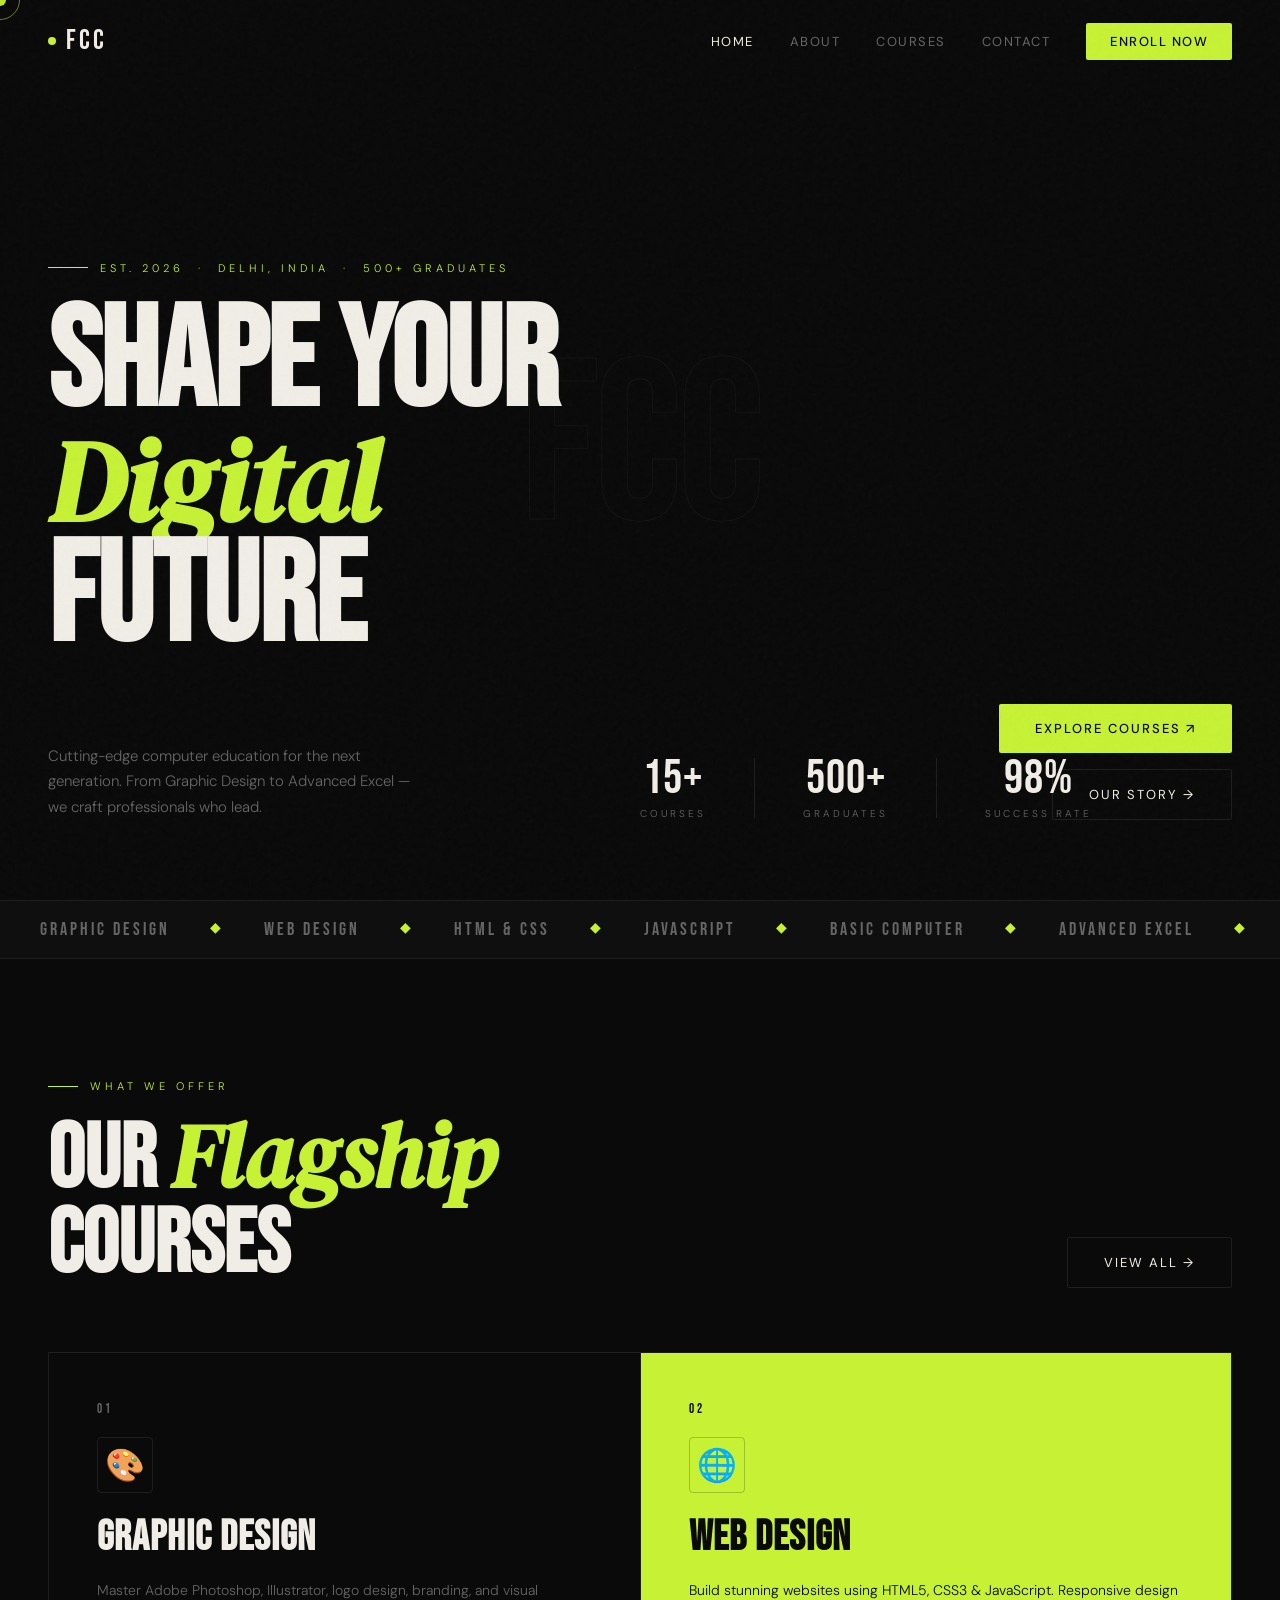
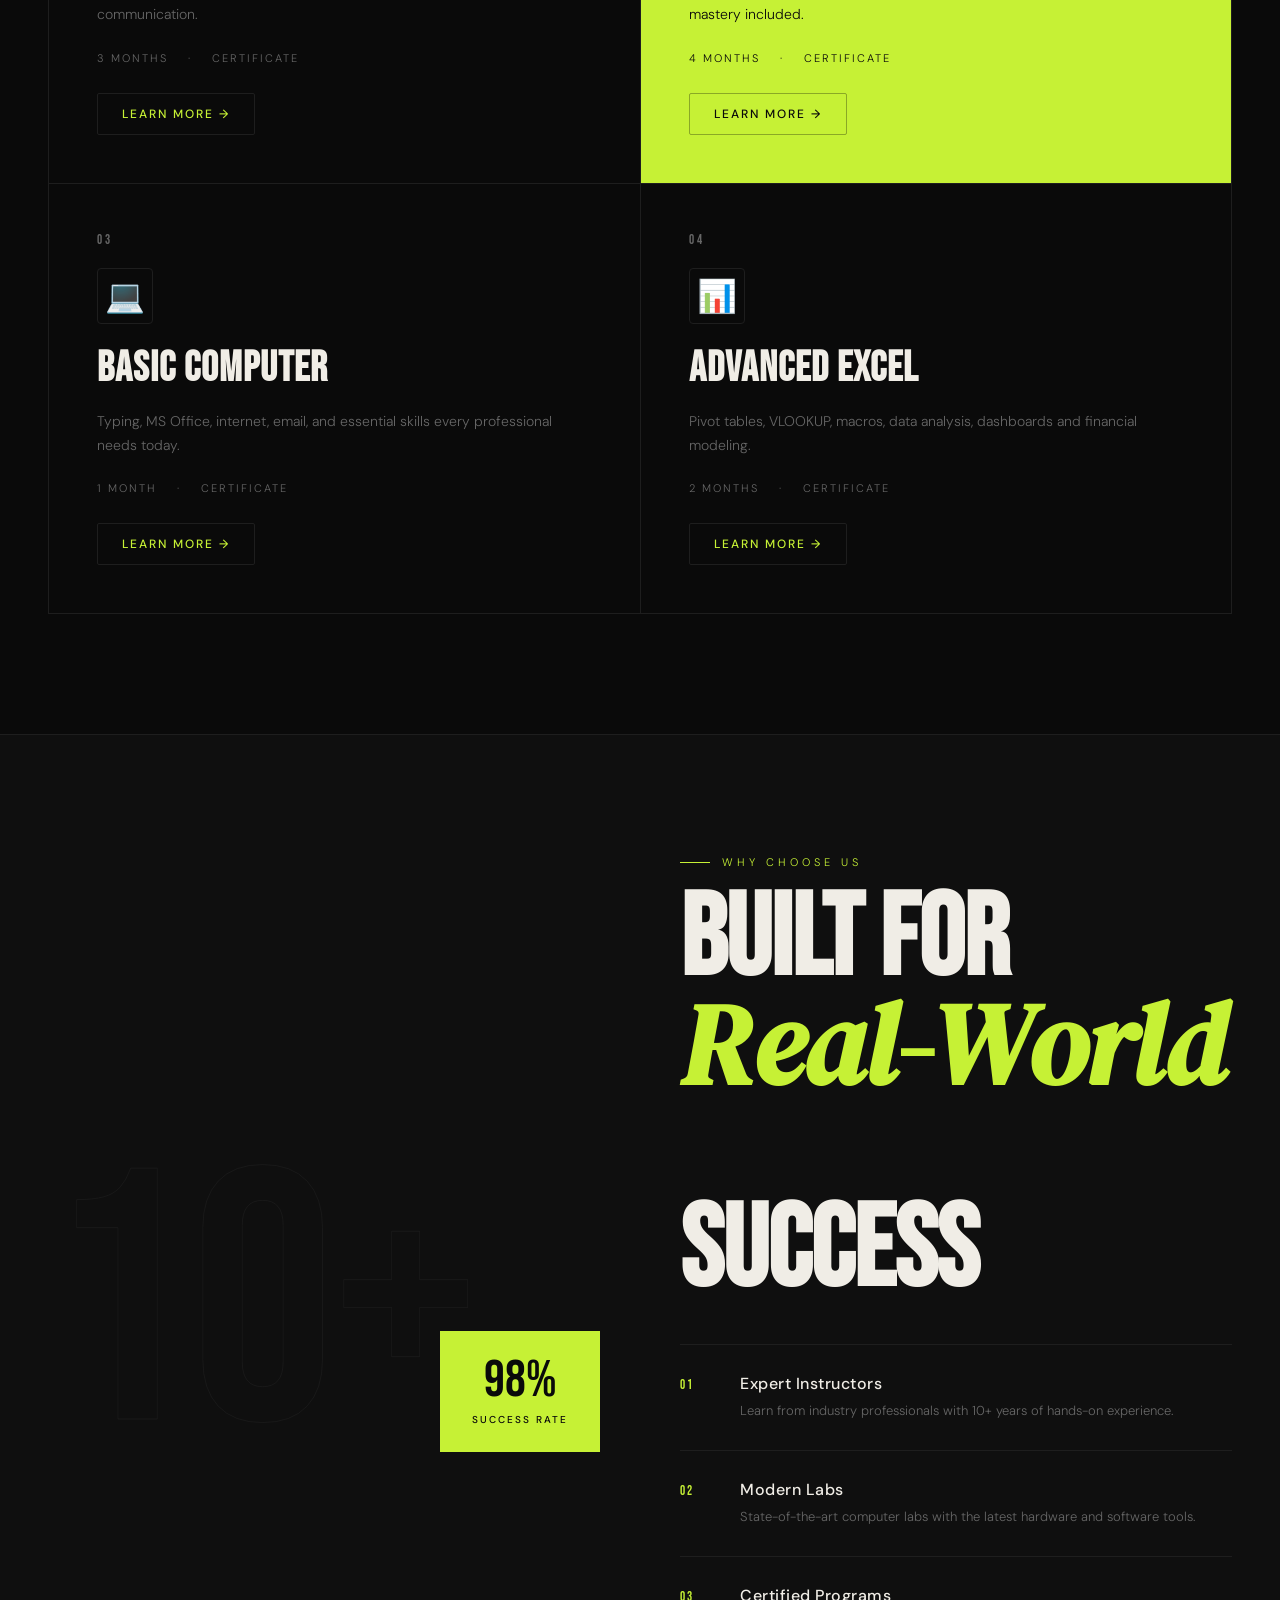
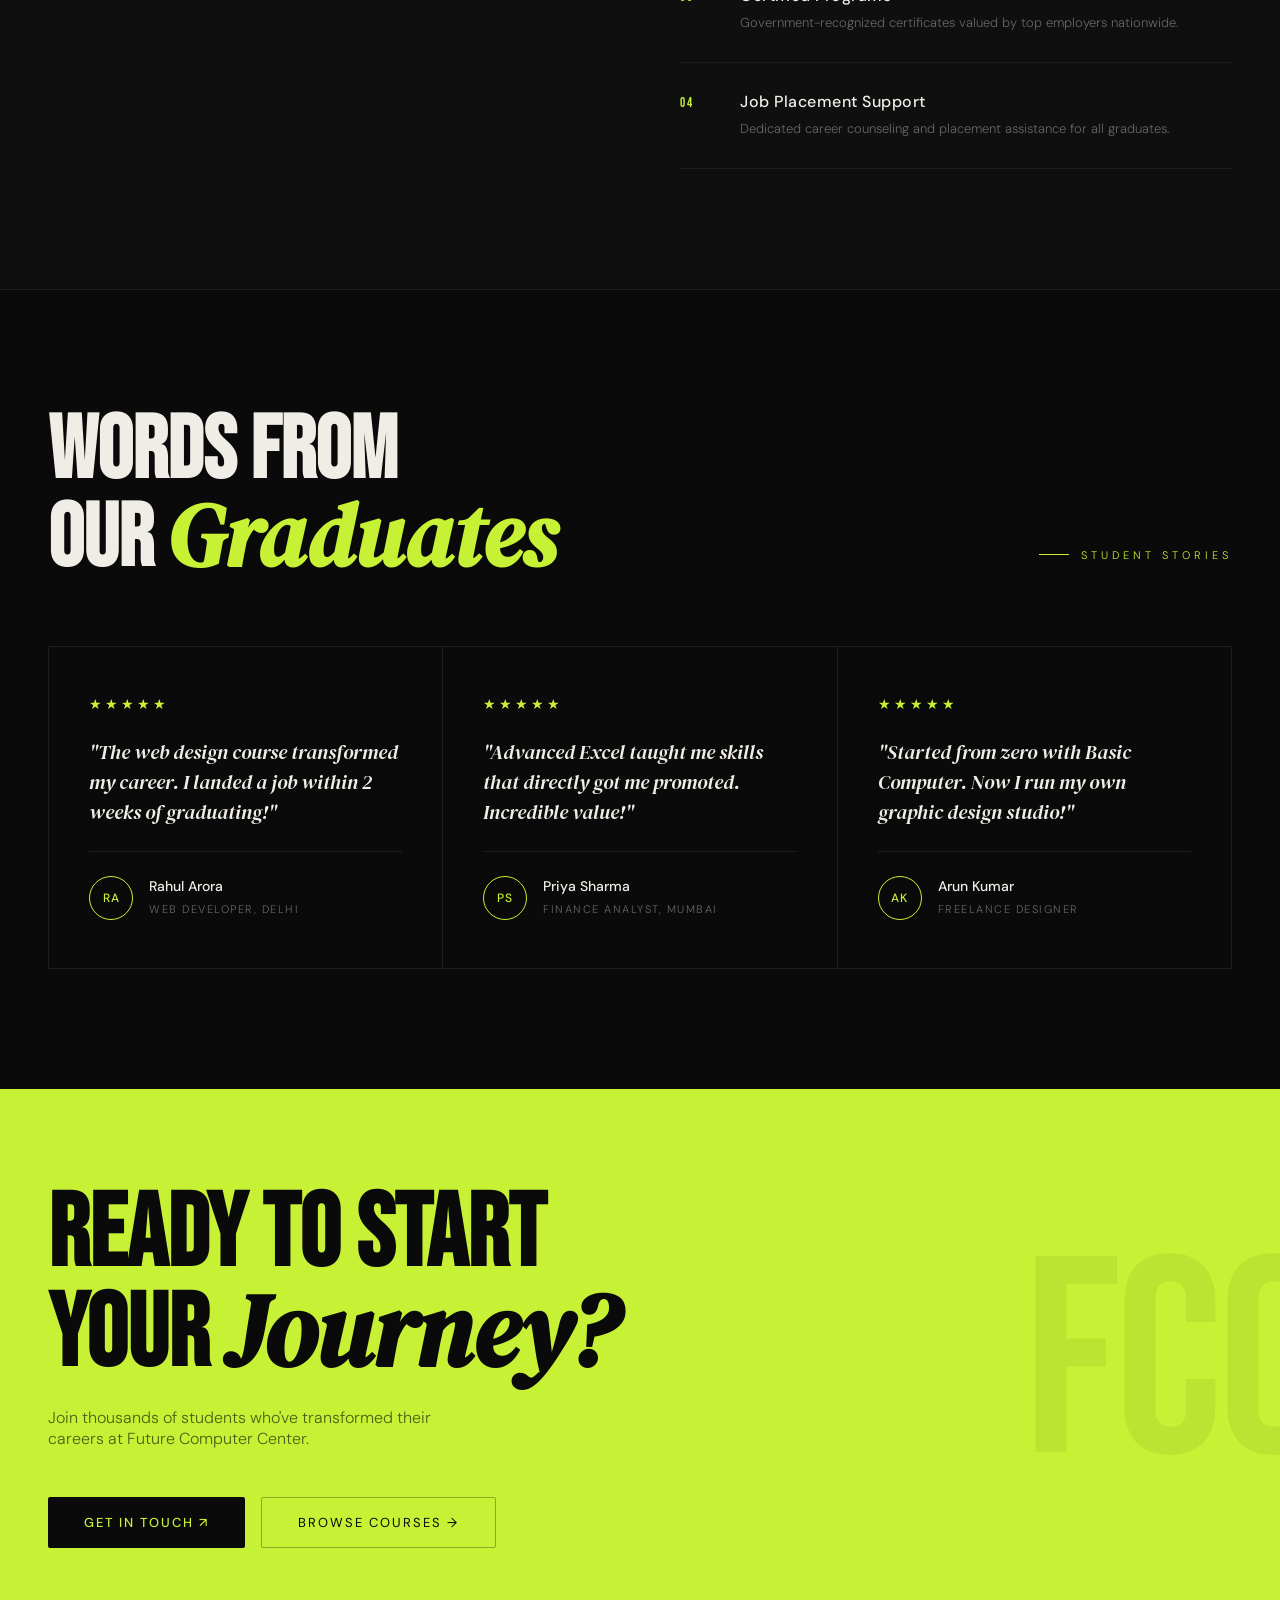
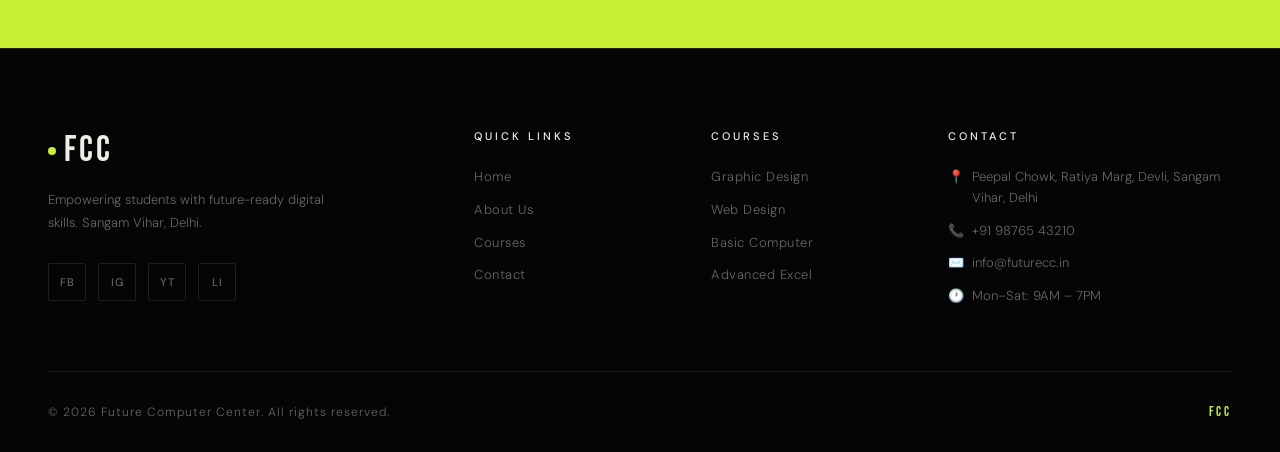
<file: index.html>
<!DOCTYPE html>
<html lang="en">
<head>
<meta charset="UTF-8">
<meta name="viewport" content="width=device-width, initial-scale=1.0">
<title>Future Computer Center</title>
<link rel="preconnect" href="https://fonts.googleapis.com">
<link href="https://fonts.googleapis.com/css2?family=Bebas+Neue&family=DM+Sans:ital,wght@0,300;0,400;0,500;1,300&family=DM+Serif+Display:ital@0;1&display=swap" rel="stylesheet">
<style>
  *, *::before, *::after { margin: 0; padding: 0; box-sizing: border-box; }

  :root {
    --bg: #0a0a0a;
    --bg2: #0f0f0f;
    --accent: #c6f135;
    --accent2: #a8e020;
    --white: #f0ede6;
    --muted: #666;
    --border: #1e1e1e;
    --font-display: 'Bebas Neue', sans-serif;
    --font-serif: 'DM Serif Display', serif;
    --font-body: 'DM Sans', sans-serif;
  }

  html { scroll-behavior: smooth; }

  body {
    background: var(--bg);
    color: var(--white);
    font-family: var(--font-body);
    font-weight: 300;
    cursor: none;
    overflow-x: hidden;
  }

  /* CUSTOM CURSOR */
  .cursor {
    position: fixed;
    width: 12px; height: 12px;
    background: var(--accent);
    border-radius: 50%;
    pointer-events: none;
    z-index: 9999;
    transform: translate(-50%, -50%);
    transition: transform 0.1s, width 0.3s, height 0.3s, background 0.3s;
    mix-blend-mode: difference;
  }
  .cursor-follower {
    position: fixed;
    width: 40px; height: 40px;
    border: 1px solid var(--accent);
    border-radius: 50%;
    pointer-events: none;
    z-index: 9998;
    transform: translate(-50%, -50%);
    transition: left 0.12s ease, top 0.12s ease, width 0.3s, height 0.3s;
    opacity: 0.5;
  }
  body:hover .cursor { opacity: 1; }

  /* GRAIN OVERLAY */
  body::after {
    content: '';
    position: fixed;
    inset: 0;
    background-image: url("data:image/svg+xml,%3Csvg viewBox='0 0 200 200' xmlns='http://www.w3.org/2000/svg'%3E%3Cfilter id='noise'%3E%3CfeTurbulence type='fractalNoise' baseFrequency='0.9' numOctaves='4' stitchTiles='stitch'/%3E%3C/filter%3E%3Crect width='100%25' height='100%25' filter='url(%23noise)' opacity='0.05'/%3E%3C/svg%3E");
    pointer-events: none;
    z-index: 9000;
    opacity: 0.35;
  }

  /* NAV */
  nav {
    position: fixed;
    top: 0; left: 0; right: 0;
    z-index: 1000;
    padding: 24px 48px;
    display: flex;
    align-items: center;
    justify-content: space-between;
    mix-blend-mode: normal;
    border-bottom: 1px solid transparent;
    transition: border-color 0.3s, background 0.3s;
  }
  nav.scrolled {
    background: rgba(10,10,10,0.92);
    backdrop-filter: blur(12px);
    border-color: var(--border);
  }
  .nav-logo {
    font-family: var(--font-display);
    font-size: 28px;
    letter-spacing: 3px;
    color: var(--white);
    text-decoration: none;
    display: flex;
    align-items: center;
    gap: 10px;
  }
  .nav-logo .dot { 
    width: 8px; height: 8px;
    background: var(--accent);
    border-radius: 50%;
    display: inline-block;
  }
  .nav-links {
    display: flex;
    gap: 36px;
    list-style: none;
    align-items: center;
  }
  .nav-links a {
    color: var(--muted);
    text-decoration: none;
    font-size: 13px;
    font-weight: 400;
    letter-spacing: 1.5px;
    text-transform: uppercase;
    transition: color 0.2s;
  }
  .nav-links a:hover, .nav-links a.active { color: var(--white); }
  .nav-enroll {
    background: var(--accent) !important;
    color: #0a0a0a !important;
    padding: 10px 24px;
    border-radius: 2px;
    font-weight: 500 !important;
    letter-spacing: 1px;
    transition: background 0.2s, transform 0.2s !important;
  }
  .nav-enroll:hover { background: var(--accent2) !important; transform: translateY(-1px); }
  .hamburger { display: none; flex-direction: column; gap: 5px; cursor: pointer; }
  .hamburger span { display: block; width: 24px; height: 1px; background: var(--white); }

  /* HERO */
  .hero {
    min-height: 100vh;
    display: flex;
    flex-direction: column;
    justify-content: flex-end;
    padding: 0 48px 80px;
    position: relative;
    overflow: hidden;
  }
  .hero-bg-text {
    position: absolute;
    top: 50%;
    left: 50%;
    transform: translate(-50%, -50%);
    font-family: var(--font-display);
    font-size: clamp(120px, 18vw, 280px);
    letter-spacing: -5px;
    color: transparent;
    -webkit-text-stroke: 1px rgba(255,255,255,0.04);
    white-space: nowrap;
    pointer-events: none;
    user-select: none;
    z-index: 0;
    line-height: 1;
  }
  .hero-eyebrow {
    font-size: 11px;
    letter-spacing: 4px;
    text-transform: uppercase;
    color: var(--accent);
    margin-bottom: 24px;
    display: flex;
    align-items: center;
    gap: 12px;
    position: relative;
    z-index: 1;
  }
  .hero-eyebrow::before {
    content: '';
    display: block;
    width: 40px;
    height: 1px;
    background: var(--accent);
  }
  .hero-title {
    font-family: var(--font-display);
    font-size: clamp(72px, 11vw, 160px);
    line-height: 0.92;
    letter-spacing: -1px;
    text-transform: uppercase;
    position: relative;
    z-index: 1;
    margin-bottom: 40px;
  }
  .hero-title .italic {
    font-family: var(--font-serif);
    font-style: italic;
    font-size: clamp(60px, 9vw, 130px);
    text-transform: none;
    color: var(--accent);
    display: block;
  }
  .hero-bottom {
    display: flex;
    align-items: flex-end;
    justify-content: space-between;
    position: relative;
    z-index: 1;
  }
  .hero-desc {
    max-width: 380px;
    font-size: 15px;
    line-height: 1.7;
    color: var(--muted);
  }
  .hero-actions {
    display: flex;
    flex-direction: column;
    align-items: flex-end;
    gap: 16px;
  }
  .hero-stats {
    display: flex;
    gap: 48px;
    position: absolute;
    bottom: 80px;
    left: 50%;
    transform: translateX(-50%);
    z-index: 1;
  }
  .stat-item { text-align: center; }
  .stat-num {
    font-family: var(--font-display);
    font-size: 48px;
    letter-spacing: 1px;
    color: var(--white);
    display: block;
    line-height: 1;
  }
  .stat-label {
    font-size: 10px;
    letter-spacing: 3px;
    text-transform: uppercase;
    color: var(--muted);
    margin-top: 4px;
    display: block;
  }
  .stat-divider {
    width: 1px;
    height: 60px;
    background: var(--border);
    align-self: center;
  }

  /* BUTTONS */
  .btn-primary {
    display: inline-flex;
    align-items: center;
    gap: 10px;
    background: var(--accent);
    color: #0a0a0a;
    font-family: var(--font-body);
    font-size: 13px;
    font-weight: 500;
    letter-spacing: 2px;
    text-transform: uppercase;
    text-decoration: none;
    padding: 16px 36px;
    border-radius: 2px;
    transition: background 0.2s, transform 0.2s;
    position: relative;
    overflow: hidden;
  }
  .btn-primary:hover { background: var(--accent2); transform: translateY(-2px); }
  .btn-ghost {
    display: inline-flex;
    align-items: center;
    gap: 10px;
    background: transparent;
    color: var(--white);
    font-family: var(--font-body);
    font-size: 13px;
    font-weight: 400;
    letter-spacing: 2px;
    text-transform: uppercase;
    text-decoration: none;
    padding: 16px 36px;
    border: 1px solid var(--border);
    border-radius: 2px;
    transition: border-color 0.2s, transform 0.2s;
  }
  .btn-ghost:hover { border-color: var(--accent); transform: translateY(-2px); }

  /* MARQUEE */
  .marquee-section {
    border-top: 1px solid var(--border);
    border-bottom: 1px solid var(--border);
    padding: 18px 0;
    overflow: hidden;
    background: var(--bg2);
  }
  .marquee-track {
    display: flex;
    gap: 0;
    animation: marquee 22s linear infinite;
    width: max-content;
  }
  .marquee-track span {
    font-family: var(--font-display);
    font-size: 18px;
    letter-spacing: 3px;
    color: var(--muted);
    padding: 0 40px;
    white-space: nowrap;
    transition: color 0.2s;
  }
  .marquee-track span:hover { color: var(--accent); }
  .marquee-track .sep {
    color: var(--accent) !important;
    padding: 0;
    font-size: 14px;
  }
  @keyframes marquee { from { transform: translateX(0); } to { transform: translateX(-50%); } }

  /* SECTION SHARED */
  .section { padding: 120px 48px; }
  .section-tag {
    font-size: 11px;
    letter-spacing: 4px;
    text-transform: uppercase;
    color: var(--accent);
    display: flex;
    align-items: center;
    gap: 12px;
    margin-bottom: 20px;
  }
  .section-tag::before { content: ''; display: block; width: 30px; height: 1px; background: var(--accent); }
  .section-num {
    font-family: var(--font-display);
    font-size: 180px;
    color: transparent;
    -webkit-text-stroke: 1px rgba(255,255,255,0.05);
    line-height: 1;
    position: absolute;
    top: -40px;
    right: 0;
    pointer-events: none;
    user-select: none;
  }

  /* COURSES */
  .courses-section { background: var(--bg); }
  .courses-header {
    display: flex;
    justify-content: space-between;
    align-items: flex-end;
    margin-bottom: 64px;
  }
  .courses-title {
    font-family: var(--font-display);
    font-size: clamp(48px, 7vw, 96px);
    line-height: 0.95;
    text-transform: uppercase;
  }
  .courses-title em {
    font-family: var(--font-serif);
    font-style: italic;
    text-transform: none;
    color: var(--accent);
  }
  .courses-grid {
    display: grid;
    grid-template-columns: repeat(2, 1fr);
    gap: 1px;
    background: var(--border);
    border: 1px solid var(--border);
  }
  .course-card {
    background: var(--bg);
    padding: 48px;
    position: relative;
    overflow: hidden;
    transition: background 0.3s;
    display: flex;
    flex-direction: column;
    gap: 20px;
  }
  .course-card::before {
    content: '';
    position: absolute;
    top: 0; left: 0;
    width: 3px; height: 0;
    background: var(--accent);
    transition: height 0.4s ease;
  }
  .course-card:hover::before { height: 100%; }
  .course-card:hover { background: #111; }
  .course-card.featured { background: var(--accent); }
  .course-card.featured .course-num,
  .course-card.featured h3,
  .course-card.featured p,
  .course-card.featured .course-meta span,
  .course-card.featured .card-link { color: #0a0a0a; }
  .course-card.featured .card-link { border-color: rgba(0,0,0,0.3); }
  .course-card.featured .card-link:hover { background: #0a0a0a; color: var(--accent); border-color: #0a0a0a; }
  .course-card.featured::before { background: #0a0a0a; }
  .course-num {
    font-family: var(--font-display);
    font-size: 13px;
    letter-spacing: 3px;
    color: var(--muted);
  }
  .course-card h3 {
    font-family: var(--font-display);
    font-size: 42px;
    letter-spacing: 1px;
    text-transform: uppercase;
    line-height: 1;
    color: var(--white);
  }
  .course-card p {
    font-size: 14px;
    line-height: 1.7;
    color: var(--muted);
    flex: 1;
  }
  .course-meta {
    display: flex;
    gap: 20px;
    margin-top: 4px;
  }
  .course-meta span {
    font-size: 11px;
    letter-spacing: 2px;
    text-transform: uppercase;
    color: var(--muted);
  }
  .card-link {
    display: inline-flex;
    align-items: center;
    gap: 8px;
    color: var(--accent);
    text-decoration: none;
    font-size: 12px;
    font-weight: 500;
    letter-spacing: 2px;
    text-transform: uppercase;
    border: 1px solid var(--border);
    padding: 12px 24px;
    border-radius: 2px;
    width: fit-content;
    margin-top: 8px;
    transition: background 0.2s, color 0.2s, border-color 0.2s;
  }
  .card-link:hover { background: var(--accent); color: #0a0a0a; border-color: var(--accent); }
  .course-icon {
    font-size: 32px;
    width: 56px; height: 56px;
    border: 1px solid var(--border);
    display: flex;
    align-items: center;
    justify-content: center;
    border-radius: 4px;
    margin-bottom: 4px;
  }
  .course-card.featured .course-icon { border-color: rgba(0,0,0,0.2); }

  /* WHY US */
  .why-section {
    background: var(--bg2);
    border-top: 1px solid var(--border);
  }
  .why-grid {
    display: grid;
    grid-template-columns: 1fr 1fr;
    gap: 80px;
    align-items: center;
  }
  .why-big-text {
    font-family: var(--font-display);
    font-size: clamp(60px, 9vw, 120px);
    text-transform: uppercase;
    line-height: 0.9;
    letter-spacing: -1px;
  }
  .why-big-text em {
    font-family: var(--font-serif);
    font-style: italic;
    text-transform: none;
    color: var(--accent);
    display: block;
  }
  .features-list {
    display: flex;
    flex-direction: column;
    gap: 0;
    margin-top: 40px;
    border-top: 1px solid var(--border);
  }
  .feature-item {
    display: flex;
    gap: 24px;
    padding: 28px 0;
    border-bottom: 1px solid var(--border);
    transition: padding-left 0.3s;
  }
  .feature-item:hover { padding-left: 12px; }
  .feat-num {
    font-family: var(--font-display);
    font-size: 13px;
    color: var(--accent);
    letter-spacing: 2px;
    min-width: 36px;
    padding-top: 4px;
  }
  .feat-content h4 {
    font-family: var(--font-body);
    font-size: 16px;
    font-weight: 500;
    color: var(--white);
    margin-bottom: 6px;
    letter-spacing: 0.5px;
  }
  .feat-content p {
    font-size: 13px;
    line-height: 1.7;
    color: var(--muted);
  }
  .why-visual-side {
    position: relative;
  }
  .why-big-num {
    font-family: var(--font-display);
    font-size: clamp(180px, 28vw, 360px);
    color: transparent;
    -webkit-text-stroke: 1px rgba(255,255,255,0.04);
    line-height: 1;
    display: block;
    pointer-events: none;
  }
  .why-badge {
    position: absolute;
    bottom: 40px;
    right: 0;
    background: var(--accent);
    color: #0a0a0a;
    padding: 24px 32px;
    text-align: center;
  }
  .why-badge .badge-num {
    font-family: var(--font-display);
    font-size: 52px;
    display: block;
    line-height: 1;
  }
  .why-badge .badge-text {
    font-size: 10px;
    letter-spacing: 2px;
    text-transform: uppercase;
    font-weight: 500;
  }

  /* TESTIMONIALS */
  .testi-section {
    background: var(--bg);
    border-top: 1px solid var(--border);
  }
  .testi-header {
    display: flex;
    justify-content: space-between;
    align-items: flex-end;
    margin-bottom: 64px;
  }
  .testi-title {
    font-family: var(--font-display);
    font-size: clamp(48px, 7vw, 88px);
    text-transform: uppercase;
    line-height: 0.95;
  }
  .testi-title em {
    font-family: var(--font-serif);
    font-style: italic;
    text-transform: none;
    color: var(--accent);
  }
  .testi-grid {
    display: grid;
    grid-template-columns: repeat(3, 1fr);
    gap: 1px;
    background: var(--border);
    border: 1px solid var(--border);
  }
  .testi-card {
    background: var(--bg);
    padding: 48px 40px;
    display: flex;
    flex-direction: column;
    gap: 24px;
    transition: background 0.3s;
  }
  .testi-card:hover { background: #111; }
  .testi-stars {
    font-size: 14px;
    color: var(--accent);
    letter-spacing: 3px;
  }
  .testi-quote {
    font-family: var(--font-serif);
    font-style: italic;
    font-size: 20px;
    line-height: 1.5;
    color: var(--white);
    flex: 1;
  }
  .testi-author {
    display: flex;
    align-items: center;
    gap: 16px;
    padding-top: 24px;
    border-top: 1px solid var(--border);
  }
  .avatar {
    width: 44px; height: 44px;
    border: 1px solid var(--accent);
    border-radius: 50%;
    display: flex;
    align-items: center;
    justify-content: center;
    font-size: 12px;
    font-weight: 500;
    color: var(--accent);
    letter-spacing: 1px;
    flex-shrink: 0;
  }
  .author-info strong {
    display: block;
    font-size: 14px;
    font-weight: 500;
    color: var(--white);
    margin-bottom: 2px;
  }
  .author-info span {
    font-size: 11px;
    letter-spacing: 1.5px;
    text-transform: uppercase;
    color: var(--muted);
  }

  /* CTA */
  .cta-section {
    background: var(--accent);
    padding: 100px 48px;
    position: relative;
    overflow: hidden;
  }
  .cta-section::before {
    content: 'FCC';
    position: absolute;
    right: -40px;
    top: 50%;
    transform: translateY(-50%);
    font-family: var(--font-display);
    font-size: 280px;
    color: rgba(0,0,0,0.06);
    letter-spacing: -5px;
    line-height: 1;
    pointer-events: none;
  }
  .cta-inner { position: relative; z-index: 1; }
  .cta-section h2 {
    font-family: var(--font-display);
    font-size: clamp(52px, 8vw, 110px);
    text-transform: uppercase;
    color: #0a0a0a;
    line-height: 0.92;
    margin-bottom: 24px;
  }
  .cta-section h2 em {
    font-family: var(--font-serif);
    font-style: italic;
    text-transform: none;
  }
  .cta-section p {
    font-size: 16px;
    color: rgba(0,0,0,0.6);
    margin-bottom: 48px;
    max-width: 420px;
  }
  .cta-actions { display: flex; gap: 16px; flex-wrap: wrap; }
  .btn-dark {
    display: inline-flex;
    align-items: center;
    gap: 10px;
    background: #0a0a0a;
    color: var(--accent);
    font-family: var(--font-body);
    font-size: 13px;
    font-weight: 500;
    letter-spacing: 2px;
    text-transform: uppercase;
    text-decoration: none;
    padding: 16px 36px;
    border-radius: 2px;
    transition: background 0.2s, transform 0.2s;
  }
  .btn-dark:hover { background: #111; transform: translateY(-2px); }
  .btn-outline-dark {
    display: inline-flex;
    align-items: center;
    gap: 10px;
    background: transparent;
    color: #0a0a0a;
    font-family: var(--font-body);
    font-size: 13px;
    font-weight: 400;
    letter-spacing: 2px;
    text-transform: uppercase;
    text-decoration: none;
    padding: 16px 36px;
    border: 1px solid rgba(0,0,0,0.3);
    border-radius: 2px;
    transition: border-color 0.2s, transform 0.2s;
  }
  .btn-outline-dark:hover { border-color: #0a0a0a; transform: translateY(-2px); }

  /* FOOTER */
  footer {
    background: #050505;
    border-top: 1px solid var(--border);
    padding: 80px 48px 32px;
  }
  .footer-grid {
    display: grid;
    grid-template-columns: 2fr 1fr 1fr 1.5fr;
    gap: 48px;
    margin-bottom: 64px;
  }
  .footer-logo {
    font-family: var(--font-display);
    font-size: 36px;
    letter-spacing: 3px;
    color: var(--white);
    display: flex;
    align-items: center;
    gap: 8px;
    margin-bottom: 16px;
    text-decoration: none;
  }
  .footer-logo .dot { width: 8px; height: 8px; background: var(--accent); border-radius: 50%; }
  .footer-desc {
    font-size: 13px;
    line-height: 1.8;
    color: var(--muted);
    margin-bottom: 28px;
    max-width: 280px;
  }
  .social-links { display: flex; gap: 12px; }
  .social-links a {
    width: 38px; height: 38px;
    border: 1px solid var(--border);
    display: flex;
    align-items: center;
    justify-content: center;
    font-size: 11px;
    font-weight: 500;
    letter-spacing: 1px;
    color: var(--muted);
    text-decoration: none;
    border-radius: 2px;
    transition: border-color 0.2s, color 0.2s;
  }
  .social-links a:hover { border-color: var(--accent); color: var(--accent); }
  .footer-col h5 {
    font-size: 11px;
    letter-spacing: 3px;
    text-transform: uppercase;
    color: var(--white);
    margin-bottom: 24px;
    font-weight: 500;
  }
  .footer-col ul { list-style: none; display: flex; flex-direction: column; gap: 12px; }
  .footer-col ul li a {
    font-size: 13px;
    color: var(--muted);
    text-decoration: none;
    transition: color 0.2s;
    letter-spacing: 0.5px;
  }
  .footer-col ul li a:hover { color: var(--accent); }
  .footer-col ul li {
    font-size: 13px;
    color: var(--muted);
    line-height: 1.6;
    display: flex;
    gap: 8px;
  }
  .footer-bottom {
    border-top: 1px solid var(--border);
    padding-top: 32px;
    display: flex;
    justify-content: space-between;
    align-items: center;
  }
  .footer-bottom p {
    font-size: 12px;
    color: var(--muted);
    letter-spacing: 1px;
  }
  .footer-bottom span {
    font-family: var(--font-display);
    font-size: 13px;
    letter-spacing: 3px;
    color: var(--accent);
  }

  /* SCROLL REVEAL */
  .reveal {
    opacity: 0;
    transform: translateY(40px);
    transition: opacity 0.7s ease, transform 0.7s ease;
  }
  .reveal.visible { opacity: 1; transform: none; }
  .reveal-delay-1 { transition-delay: 0.1s; }
  .reveal-delay-2 { transition-delay: 0.2s; }
  .reveal-delay-3 { transition-delay: 0.3s; }

  /* RESPONSIVE */
  @media (max-width: 900px) {
    nav { padding: 20px 24px; }
    .nav-links { display: none; flex-direction: column; gap: 20px; position: fixed; inset: 0; background: #0a0a0a; justify-content: center; align-items: center; z-index: 999; }
    .nav-links.open { display: flex; }
    .hamburger { display: flex; z-index: 1001; }
    .hero { padding: 0 24px 60px; }
    .hero-title { font-size: clamp(52px, 12vw, 96px); }
    .hero-bottom { flex-direction: column; align-items: flex-start; gap: 32px; }
    .hero-actions { flex-direction: row; align-self: stretch; }
    .hero-stats { position: relative; bottom: auto; left: auto; transform: none; gap: 24px; margin-top: 48px; }
    .section { padding: 80px 24px; }
    .courses-header { flex-direction: column; align-items: flex-start; gap: 24px; }
    .courses-grid { grid-template-columns: 1fr; }
    .why-grid { grid-template-columns: 1fr; gap: 40px; }
    .why-big-num { font-size: clamp(120px, 40vw, 240px); }
    .testi-header { flex-direction: column; align-items: flex-start; gap: 24px; }
    .testi-grid { grid-template-columns: 1fr; }
    .footer-grid { grid-template-columns: 1fr 1fr; gap: 40px; }
    .cta-section { padding: 80px 24px; }
    footer { padding: 60px 24px 24px; }
  }
  @media (max-width: 560px) {
    .hero-stats { flex-wrap: wrap; }
    .footer-grid { grid-template-columns: 1fr; }
    .hero-actions { flex-direction: column; }
  }
</style>
</head>
<body>

<!-- CURSOR -->
<div class="cursor" id="cursor"></div>
<div class="cursor-follower" id="follower"></div>

<!-- NAV -->
<nav id="navbar">
  <a href="index.html" class="nav-logo">
    <span class="dot"></span>FCC
  </a>
  <div class="hamburger" id="hamburger">
    <span></span><span></span><span></span>
  </div>
  <ul class="nav-links" id="navLinks">
    <li><a href="index.html" class="active">Home</a></li>
    <li><a href="about.html">About</a></li>
    <li><a href="courses.html">Courses</a></li>
    <li><a href="contact.html">Contact</a></li>
    <li><a href="courses.html" class="nav-enroll">Enroll Now</a></li>
  </ul>
</nav>

<!-- HERO -->
<section class="hero">
  <div class="hero-bg-text">FCC</div>
  <div class="hero-eyebrow">Est. 2026 &nbsp;·&nbsp; Delhi, India &nbsp;·&nbsp; 500+ Graduates</div>
  <h1 class="hero-title reveal">
    Shape Your<br>
    <em class="italic">Digital</em>
    Future
  </h1>
  <div class="hero-bottom reveal reveal-delay-1">
    <p class="hero-desc">Cutting-edge computer education for the next generation. From Graphic Design to Advanced Excel — we craft professionals who lead.</p>
    <div class="hero-actions">
      <a href="courses.html" class="btn-primary">Explore Courses ↗</a>
      <a href="about.html" class="btn-ghost">Our Story →</a>
    </div>
  </div>
  <div class="hero-stats reveal reveal-delay-2">
    <div class="stat-item">
      <span class="stat-num">15+</span>
      <span class="stat-label">Courses</span>
    </div>
    <div class="stat-divider"></div>
    <div class="stat-item">
      <span class="stat-num">500+</span>
      <span class="stat-label">Graduates</span>
    </div>
    <div class="stat-divider"></div>
    <div class="stat-item">
      <span class="stat-num">98%</span>
      <span class="stat-label">Success Rate</span>
    </div>
  </div>
</section>

<!-- MARQUEE -->
<div class="marquee-section">
  <div class="marquee-track">
    <span>Graphic Design</span><span class="sep">◆</span>
    <span>Web Design</span><span class="sep">◆</span>
    <span>HTML & CSS</span><span class="sep">◆</span>
    <span>JavaScript</span><span class="sep">◆</span>
    <span>Basic Computer</span><span class="sep">◆</span>
    <span>Advanced Excel</span><span class="sep">◆</span>
    <span>Graphic Design</span><span class="sep">◆</span>
    <span>Web Design</span><span class="sep">◆</span>
    <span>HTML & CSS</span><span class="sep">◆</span>
    <span>JavaScript</span><span class="sep">◆</span>
    <span>Basic Computer</span><span class="sep">◆</span>
    <span>Advanced Excel</span><span class="sep">◆</span>
  </div>
</div>

<!-- COURSES -->
<section class="section courses-section">
  <div class="courses-header reveal">
    <div>
      <div class="section-tag">What We Offer</div>
      <h2 class="courses-title">Our <em>Flagship</em><br>Courses</h2>
    </div>
    <a href="courses.html" class="btn-ghost">View All →</a>
  </div>
  <div class="courses-grid">
    <div class="course-card reveal">
      <div class="course-num">01</div>
      <div class="course-icon">🎨</div>
      <h3>Graphic Design</h3>
      <p>Master Adobe Photoshop, Illustrator, logo design, branding, and visual communication.</p>
      <div class="course-meta">
        <span>3 Months</span>
        <span>·</span>
        <span>Certificate</span>
      </div>
      <a href="courses.html" class="card-link">Learn More →</a>
    </div>
    <div class="course-card featured reveal reveal-delay-1">
      <div class="course-num">02</div>
      <div class="course-icon">🌐</div>
      <h3>Web Design</h3>
      <p>Build stunning websites using HTML5, CSS3 & JavaScript. Responsive design mastery included.</p>
      <div class="course-meta">
        <span>4 Months</span>
        <span>·</span>
        <span>Certificate</span>
      </div>
      <a href="courses.html" class="card-link">Learn More →</a>
    </div>
    <div class="course-card reveal reveal-delay-2">
      <div class="course-num">03</div>
      <div class="course-icon">💻</div>
      <h3>Basic Computer</h3>
      <p>Typing, MS Office, internet, email, and essential skills every professional needs today.</p>
      <div class="course-meta">
        <span>1 Month</span>
        <span>·</span>
        <span>Certificate</span>
      </div>
      <a href="courses.html" class="card-link">Learn More →</a>
    </div>
    <div class="course-card reveal reveal-delay-3">
      <div class="course-num">04</div>
      <div class="course-icon">📊</div>
      <h3>Advanced Excel</h3>
      <p>Pivot tables, VLOOKUP, macros, data analysis, dashboards and financial modeling.</p>
      <div class="course-meta">
        <span>2 Months</span>
        <span>·</span>
        <span>Certificate</span>
      </div>
      <a href="courses.html" class="card-link">Learn More →</a>
    </div>
  </div>
</section>

<!-- WHY US -->
<section class="section why-section">
  <div class="why-grid">
    <div class="why-visual-side reveal">
      <span class="why-big-num">10+</span>
      <div class="why-badge">
        <span class="badge-num">98%</span>
        <span class="badge-text">Success Rate</span>
      </div>
    </div>
    <div class="why-content reveal reveal-delay-1">
      <div class="section-tag">Why Choose Us</div>
      <h2 class="why-big-text">Built for<br><em>Real-World</em><br>Success</h2>
      <div class="features-list">
        <div class="feature-item">
          <div class="feat-num">01</div>
          <div class="feat-content">
            <h4>Expert Instructors</h4>
            <p>Learn from industry professionals with 10+ years of hands-on experience.</p>
          </div>
        </div>
        <div class="feature-item">
          <div class="feat-num">02</div>
          <div class="feat-content">
            <h4>Modern Labs</h4>
            <p>State-of-the-art computer labs with the latest hardware and software tools.</p>
          </div>
        </div>
        <div class="feature-item">
          <div class="feat-num">03</div>
          <div class="feat-content">
            <h4>Certified Programs</h4>
            <p>Government-recognized certificates valued by top employers nationwide.</p>
          </div>
        </div>
        <div class="feature-item">
          <div class="feat-num">04</div>
          <div class="feat-content">
            <h4>Job Placement Support</h4>
            <p>Dedicated career counseling and placement assistance for all graduates.</p>
          </div>
        </div>
      </div>
    </div>
  </div>
</section>

<!-- TESTIMONIALS -->
<section class="section testi-section">
  <div class="testi-header reveal">
    <h2 class="testi-title">Words from<br>Our <em>Graduates</em></h2>
    <div class="section-tag">Student Stories</div>
  </div>
  <div class="testi-grid">
    <div class="testi-card reveal">
      <div class="testi-stars">★★★★★</div>
      <p class="testi-quote">"The web design course transformed my career. I landed a job within 2 weeks of graduating!"</p>
      <div class="testi-author">
        <div class="avatar">RA</div>
        <div class="author-info">
          <strong>Rahul Arora</strong>
          <span>Web Developer, Delhi</span>
        </div>
      </div>
    </div>
    <div class="testi-card reveal reveal-delay-1">
      <div class="testi-stars">★★★★★</div>
      <p class="testi-quote">"Advanced Excel taught me skills that directly got me promoted. Incredible value!"</p>
      <div class="testi-author">
        <div class="avatar">PS</div>
        <div class="author-info">
          <strong>Priya Sharma</strong>
          <span>Finance Analyst, Mumbai</span>
        </div>
      </div>
    </div>
    <div class="testi-card reveal reveal-delay-2">
      <div class="testi-stars">★★★★★</div>
      <p class="testi-quote">"Started from zero with Basic Computer. Now I run my own graphic design studio!"</p>
      <div class="testi-author">
        <div class="avatar">AK</div>
        <div class="author-info">
          <strong>Arun Kumar</strong>
          <span>Freelance Designer</span>
        </div>
      </div>
    </div>
  </div>
</section>

<!-- CTA -->
<section class="cta-section">
  <div class="cta-inner reveal">
    <h2>Ready to Start<br>Your <em>Journey?</em></h2>
    <p>Join thousands of students who've transformed their careers at Future Computer Center.</p>
    <div class="cta-actions">
      <a href="contact.html" class="btn-dark">Get in Touch ↗</a>
      <a href="courses.html" class="btn-outline-dark">Browse Courses →</a>
    </div>
  </div>
</section>

<!-- FOOTER -->
<footer>
  <div class="footer-grid">
    <div>
      <a href="index.html" class="footer-logo">
        <span class="dot"></span>FCC
      </a>
      <p class="footer-desc">Empowering students with future-ready digital skills. Sangam Vihar, Delhi.</p>
      <div class="social-links">
        <a href="#">FB</a>
        <a href="#">IG</a>
        <a href="#">YT</a>
        <a href="#">LI</a>
      </div>
    </div>
    <div class="footer-col">
      <h5>Quick Links</h5>
      <ul>
        <li><a href="index.html">Home</a></li>
        <li><a href="about.html">About Us</a></li>
        <li><a href="courses.html">Courses</a></li>
        <li><a href="contact.html">Contact</a></li>
      </ul>
    </div>
    <div class="footer-col">
      <h5>Courses</h5>
      <ul>
        <li><a href="courses.html">Graphic Design</a></li>
        <li><a href="courses.html">Web Design</a></li>
        <li><a href="courses.html">Basic Computer</a></li>
        <li><a href="courses.html">Advanced Excel</a></li>
      </ul>
    </div>
    <div class="footer-col">
      <h5>Contact</h5>
      <ul>
        <li><span>📍</span> Peepal Chowk, Ratiya Marg, Devli, Sangam Vihar, Delhi</li>
        <li><span>📞</span> +91 98765 43210</li>
        <li><span>✉️</span> info@futurecc.in</li>
        <li><span>🕐</span> Mon–Sat: 9AM – 7PM</li>
      </ul>
    </div>
  </div>
  <div class="footer-bottom">
    <p>© 2026 Future Computer Center. All rights reserved.</p>
    <span>FCC</span>
  </div>
</footer>

<script>
  // CURSOR
  const cursor = document.getElementById('cursor');
  const follower = document.getElementById('follower');
  let mx = 0, my = 0, fx = 0, fy = 0;
  document.addEventListener('mousemove', e => {
    mx = e.clientX; my = e.clientY;
    cursor.style.left = mx + 'px';
    cursor.style.top = my + 'px';
  });
  (function animFollower() {
    fx += (mx - fx) * 0.12;
    fy += (my - fy) * 0.12;
    follower.style.left = fx + 'px';
    follower.style.top = fy + 'px';
    requestAnimationFrame(animFollower);
  })();
  document.querySelectorAll('a, button').forEach(el => {
    el.addEventListener('mouseenter', () => {
      cursor.style.width = '20px';
      cursor.style.height = '20px';
      follower.style.width = '60px';
      follower.style.height = '60px';
    });
    el.addEventListener('mouseleave', () => {
      cursor.style.width = '12px';
      cursor.style.height = '12px';
      follower.style.width = '40px';
      follower.style.height = '40px';
    });
  });

  // NAV SCROLL
  const nav = document.getElementById('navbar');
  window.addEventListener('scroll', () => {
    nav.classList.toggle('scrolled', window.scrollY > 60);
  });

  // HAMBURGER
  const hamburger = document.getElementById('hamburger');
  const navLinks = document.getElementById('navLinks');
  hamburger.addEventListener('click', () => navLinks.classList.toggle('open'));

  // SCROLL REVEAL
  const reveals = document.querySelectorAll('.reveal');
  const observer = new IntersectionObserver(entries => {
    entries.forEach(e => {
      if (e.isIntersecting) {
        e.target.classList.add('visible');
        observer.unobserve(e.target);
      }
    });
  }, { threshold: 0.12 });
  reveals.forEach(el => observer.observe(el));

  // Make hero elements visible on load
  setTimeout(() => {
    document.querySelectorAll('.hero .reveal').forEach((el, i) => {
      setTimeout(() => el.classList.add('visible'), i * 150);
    });
  }, 100);
</script>
</body>
</html>
</file>
